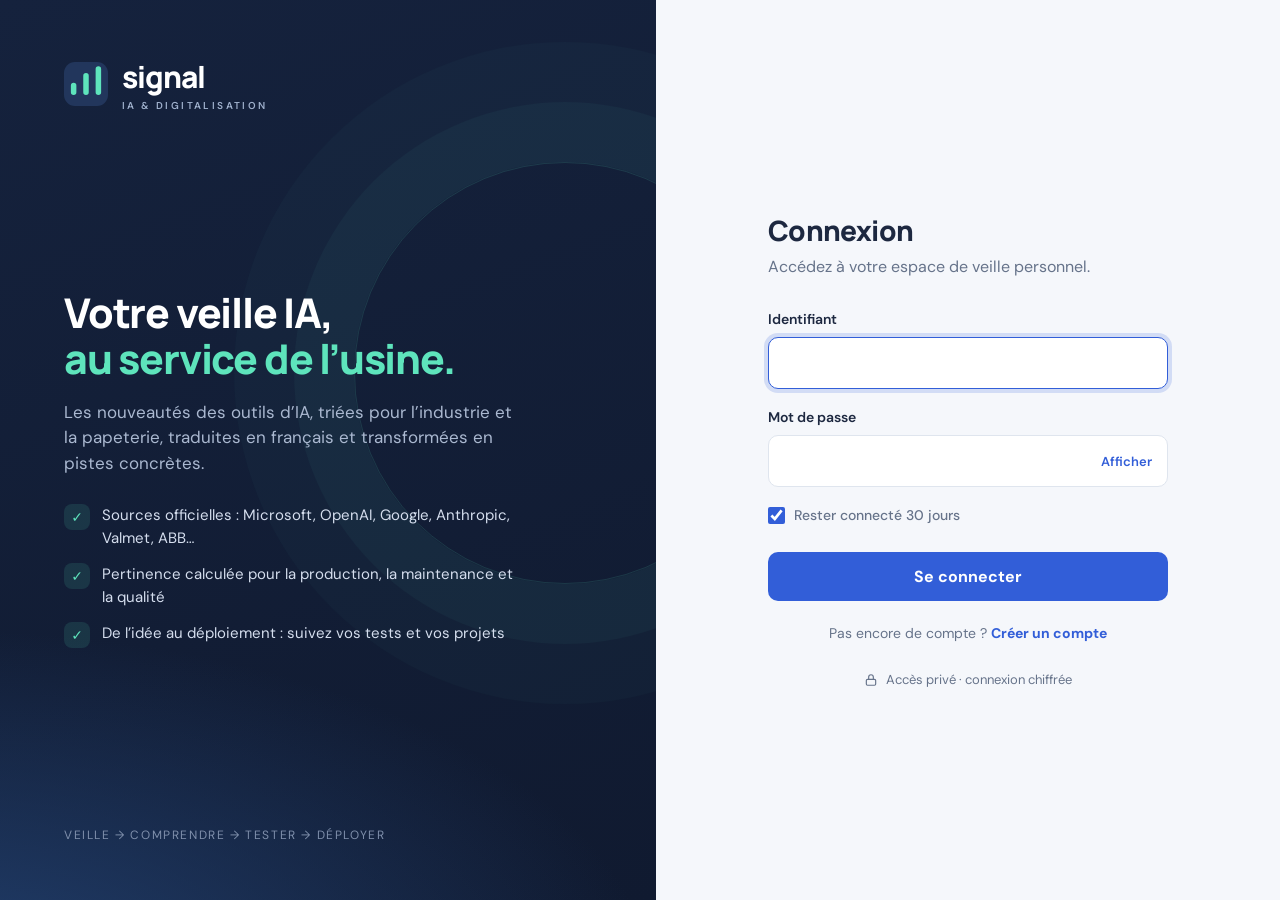
<file: public/login.html>
<!doctype html>
<html lang="fr">
<head>
<meta charset="UTF-8">
<meta name="viewport" content="width=device-width,initial-scale=1">
<meta name="robots" content="noindex,nofollow">
<title>Connexion · Signal</title>
<link rel="icon" href="data:image/svg+xml,%3Csvg xmlns='http://www.w3.org/2000/svg' viewBox='0 0 32 32'%3E%3Crect width='32' height='32' rx='8' fill='%23182745'/%3E%3Cpath d='M7 22V17M16 22V10M25 22V5' stroke='%235ee4bc' stroke-width='4'/%3E%3C/svg%3E">
<link rel="preconnect" href="https://fonts.googleapis.com">
<link href="https://fonts.googleapis.com/css2?family=DM+Sans:wght@400;500;600;700&family=Manrope:wght@600;700;800&display=swap" rel="stylesheet">
<style>
:root{--navy:#15223d;--navy-2:#1d2f52;--mint:#5ee4bc;--bg:#f5f7fb;--card:#ffffff;--text:#1d2840;--muted:#66738a;--border:#dfe5ee;--accent:#325ed8;--accent-hover:#284fbd;--error-bg:#fdf0f0;--error:#b42828;--info-bg:#eef6f2;--info:#14745b}
@media (prefers-color-scheme:dark){:root{--bg:#0f1626;--card:#18233a;--text:#e8eef8;--muted:#9eabc2;--border:#2e3b55;--accent:#7f9ffc;--accent-hover:#9bb4ff;--error-bg:#3a1c22;--error:#ff9d9d;--info-bg:#15322b;--info:#7fe0bf}}
*{box-sizing:border-box}
html,body{height:100%}
body{margin:0;background:var(--bg);color:var(--text);font:16px/1.5 'DM Sans',system-ui,sans-serif;display:grid;grid-template-columns:minmax(0,1.05fr) minmax(0,1fr)}
.brand-side{position:relative;overflow:hidden;background:radial-gradient(1200px 600px at -10% 110%,#22406f 0%,transparent 60%),linear-gradient(160deg,var(--navy) 0%,#101a30 100%);color:#c9d3e6;padding:56px 64px;display:flex;flex-direction:column}
.brand-side::after{content:"";position:absolute;right:-120px;top:18%;width:420px;height:420px;border-radius:50%;border:1px solid rgba(94,228,188,.14);box-shadow:0 0 0 60px rgba(94,228,188,.04),0 0 0 120px rgba(94,228,188,.025)}
.logo{display:flex;align-items:center;gap:14px;color:#fff;text-decoration:none}
.logo svg{width:44px;height:44px}
.logo b{font:800 30px Manrope,sans-serif;letter-spacing:-1px}
.logo small{display:block;font:600 10px 'DM Sans';letter-spacing:2.4px;color:#9fb0cc;margin-top:2px}
.pitch{margin:auto 0;max-width:460px;position:relative;z-index:1}
.pitch h1{font:800 clamp(30px,3.2vw,42px)/1.12 Manrope,sans-serif;color:#fff;letter-spacing:-1.2px;margin:0 0 18px}
.pitch h1 em{font-style:normal;color:var(--mint)}
.pitch p{margin:0 0 28px;color:#aab8d0;font-size:17px}
.features{list-style:none;padding:0;margin:0;display:grid;gap:14px}
.features li{display:flex;gap:12px;align-items:flex-start;font-size:15px;color:#d5deee}
.features li span{flex:none;width:26px;height:26px;border-radius:8px;background:rgba(94,228,188,.12);color:var(--mint);display:grid;place-items:center;font-size:14px}
.brand-foot{font-size:12px;letter-spacing:1.6px;color:#7f8fab;position:relative;z-index:1}
.form-side{display:flex;align-items:center;justify-content:center;padding:40px 24px}
.card{width:100%;max-width:400px}
.card h2{font:800 28px Manrope,sans-serif;letter-spacing:-.6px;margin:0 0 6px}
.card .lead{color:var(--muted);margin:0 0 30px}
.alert{display:none;gap:10px;align-items:flex-start;padding:12px 14px;border-radius:10px;font-size:14px;margin-bottom:22px}
.alert.show{display:flex}
.alert.error{background:var(--error-bg);color:var(--error)}
.alert.info{background:var(--info-bg);color:var(--info)}
label{display:block;font-weight:600;font-size:14px;margin-bottom:7px}
.field{margin-bottom:18px}
.input-wrap{position:relative}
input[type=text],input[type=password]{width:100%;font:inherit;color:var(--text);background:var(--card);border:1px solid var(--border);border-radius:10px;padding:13px 14px;transition:border-color .15s,box-shadow .15s}
input[type=password],#password{padding-right:92px}
input:focus{outline:none;border-color:var(--accent);box-shadow:0 0 0 4px color-mix(in srgb,var(--accent) 18%,transparent)}
.toggle{position:absolute;right:6px;top:50%;transform:translateY(-50%);border:0;background:none;color:var(--accent);font:600 13px 'DM Sans';padding:8px 10px;border-radius:8px;cursor:pointer}
.toggle:hover{background:color-mix(in srgb,var(--accent) 10%,transparent)}
.row{display:flex;align-items:center;justify-content:space-between;margin:4px 0 26px;font-size:14px}
.check{display:flex;align-items:center;gap:9px;font-weight:500;margin:0;cursor:pointer;color:var(--muted)}
.check input{width:17px;height:17px;accent-color:var(--accent);margin:0}
.caps{display:none;color:#b86e00;font-size:13px;margin-top:6px}
.hint{color:var(--muted);font-size:13px;margin-top:6px}
[hidden]{display:none!important}
.submit{width:100%;border:0;border-radius:10px;background:var(--accent);color:#fff;font:700 16px 'DM Sans';padding:14px;cursor:pointer;display:flex;justify-content:center;align-items:center;gap:10px;transition:background .15s}
.submit:hover{background:var(--accent-hover)}
.submit:disabled{opacity:.75;cursor:wait}
.spinner{display:none;width:16px;height:16px;border:2px solid rgba(255,255,255,.45);border-top-color:#fff;border-radius:50%;animation:spin .7s linear infinite}
.submit:disabled .spinner{display:block}
@keyframes spin{to{transform:rotate(360deg)}}
.secure{display:flex;align-items:center;justify-content:center;gap:8px;color:var(--muted);font-size:13px;margin-top:26px}
.mobile-logo{display:none}
.switch{text-align:center;color:var(--muted);font-size:14px;margin:22px 0 0}
.switch a{color:var(--accent);font-weight:700;text-decoration:none}.switch a:hover{text-decoration:underline}
@media (max-width:860px){
 body{grid-template-columns:1fr}
 .brand-side{display:none}
 .mobile-logo{display:flex;color:var(--text);margin-bottom:36px}
 .mobile-logo small{color:var(--muted)}
 .form-side{align-items:flex-start;padding-top:56px}
}
</style>
</head>
<body>
<section class="brand-side" aria-hidden="true">
  <a class="logo" href="/login"><svg viewBox="0 0 32 32"><rect width="32" height="32" rx="8" fill="#22365c"/><path d="M7 22V17M16 22V10M25 22V5" stroke="#5ee4bc" stroke-width="4" stroke-linecap="round"/></svg><div><b>signal</b><small>IA &amp; DIGITALISATION</small></div></a>
  <div class="pitch">
    <h1>Votre veille IA,<br><em>au service de l’usine.</em></h1>
    <p>Les nouveautés des outils d’IA, triées pour l’industrie et la papeterie, traduites en français et transformées en pistes concrètes.</p>
    <ul class="features">
      <li><span>✓</span>Sources officielles : Microsoft, OpenAI, Google, Anthropic, Valmet, ABB…</li>
      <li><span>✓</span>Pertinence calculée pour la production, la maintenance et la qualité</li>
      <li><span>✓</span>De l’idée au déploiement : suivez vos tests et vos projets</li>
    </ul>
  </div>
  <div class="brand-foot">VEILLE → COMPRENDRE → TESTER → DÉPLOYER</div>
</section>
<main class="form-side">
  <div class="card">
    <a class="logo mobile-logo" href="/login"><svg viewBox="0 0 32 32"><rect width="32" height="32" rx="8" fill="#182745"/><path d="M7 22V17M16 22V10M25 22V5" stroke="#5ee4bc" stroke-width="4" stroke-linecap="round"/></svg><div><b>signal</b><small>IA &amp; DIGITALISATION</small></div></a>
    <h2 id="heading">Connexion</h2>
    <p class="lead" id="lead">Accédez à votre espace de veille personnel.</p>
    <div id="alert" class="alert" role="alert"><span aria-hidden="true" id="alert-icon">!</span><span id="alert-text"></span></div>
    <form id="login" method="post" action="/login" autocomplete="on" novalidate>
      <div class="field">
        <label for="username">Identifiant</label>
        <input type="text" id="username" name="username" autocomplete="username" autocapitalize="none" spellcheck="false" required autofocus maxlength="120">
      </div>
      <div class="field">
        <label for="password">Mot de passe</label>
        <div class="input-wrap">
          <input type="password" id="password" name="password" autocomplete="current-password" required maxlength="256">
          <button type="button" class="toggle" id="toggle" aria-controls="password" aria-pressed="false">Afficher</button>
        </div>
        <div class="caps" id="caps">Majuscules activées</div>
        <div class="hint" id="hint" hidden>10 caractères minimum. Une phrase courte et facile à retenir est idéale.</div>
      </div>
      <div class="field" id="confirm-field" hidden>
        <label for="confirm">Confirmer le mot de passe</label>
        <input type="password" id="confirm" name="confirm" autocomplete="new-password" maxlength="256">
      </div>
      <div class="row" id="remember-row">
        <label class="check"><input type="checkbox" name="remember" value="1" checked> Rester connecté 30 jours</label>
      </div>
      <button class="submit" id="submit" type="submit"><span class="spinner" aria-hidden="true"></span><span id="submit-label">Se connecter</span></button>
    </form>
    <p class="switch" id="switch"><span id="switch-text">Pas encore de compte ?</span> <a id="switch-link" href="/signup">Créer un compte</a></p>
    <div class="secure"><svg width="14" height="14" viewBox="0 0 24 24" fill="none" stroke="currentColor" stroke-width="2" aria-hidden="true"><rect x="4" y="11" width="16" height="10" rx="2"/><path d="M8 11V7a4 4 0 0 1 8 0v4"/></svg>Accès privé · connexion chiffrée</div>
  </div>
</main>
<script>
(()=>{
  const messages={
    identifiants:['error','Identifiant ou mot de passe incorrect.'],
    bloque:['error','Trop de tentatives. Patientez une minute avant de réessayer.'],
    expire:['info','Votre session a expiré. Reconnectez-vous pour continuer.'],
    deconnecte:['info','Vous êtes déconnecté. À bientôt !'],
    existe:['info','Un accès existe déjà pour cette application. Connectez-vous.'],
    identifiant:['error','Identifiant invalide : 1 à 60 caractères, sans espace.'],
    faible:['error','Le mot de passe doit contenir au moins 10 caractères.'],
    evident:['error','Mot de passe trop simple ou trop courant. Évitez les suites (1234…) et les répétitions.'],
    different:['error','Les deux mots de passe ne correspondent pas.'],
    origine:['error','La demande a été refusée pour des raisons de sécurité. Rechargez la page.'],
    pris:['error','Cet identifiant est déjà utilisé. Choisissez-en un autre.'],
    ferme:['info','Les inscriptions sont fermées. Demandez à l’administrateur de les rouvrir.']
  };
  const path=location.pathname,signup=path==='/signup',setup=path==='/setup'||signup;
  if(path==='/setup')document.getElementById('switch').hidden=true;
  if(signup){
    document.getElementById('switch-text').textContent='Déjà un compte ?';
    const link=document.getElementById('switch-link');link.textContent='Se connecter';link.href='/login';
  }
  if(setup){
    document.title=(signup?'Créer un compte':'Créer votre accès')+' · Signal';
    document.getElementById('heading').textContent=signup?'Créer un compte':'Créer votre accès';
    document.getElementById('lead').textContent=signup?'Choisissez votre identifiant et votre mot de passe pour accéder à la veille.':'Première ouverture : choisissez l’identifiant et le mot de passe qui protégeront votre veille.';
    document.getElementById('login').action=signup?'/signup':'/setup';
    document.getElementById('password').autocomplete='new-password';
    document.getElementById('hint').hidden=false;
    document.getElementById('confirm-field').hidden=false;
    document.getElementById('confirm').required=true;
    document.getElementById('remember-row').hidden=true;
    document.getElementById('submit-label').textContent=signup?'Créer mon compte':'Créer mon accès';
  }
  const key=new URLSearchParams(location.search).get('m');
  const alert=document.getElementById('alert');
  if(messages[key]){alert.classList.add('show',messages[key][0]);document.getElementById('alert-text').textContent=messages[key][1];document.getElementById('alert-icon').textContent=messages[key][0]==='info'?'i':'!'}
  if(key==='identifiants'){const u=sessionStorage.getItem('signal-user');if(u)document.getElementById('username').value=u;document.getElementById('password').focus()}
  const pwd=document.getElementById('password'),toggle=document.getElementById('toggle');
  toggle.addEventListener('click',()=>{const show=pwd.type==='password';pwd.type=show?'text':'password';toggle.textContent=show?'Masquer':'Afficher';toggle.setAttribute('aria-pressed',show);pwd.focus()});
  pwd.addEventListener('keyup',e=>{document.getElementById('caps').style.display=e.getModifierState&&e.getModifierState('CapsLock')?'block':'none'});
  document.getElementById('login').addEventListener('submit',e=>{
    const u=document.getElementById('username');
    const fail=(text,field)=>{e.preventDefault();alert.className='alert show error';document.getElementById('alert-icon').textContent='!';document.getElementById('alert-text').textContent=text;field.focus()};
    if(!u.value.trim()||!pwd.value)return fail('Renseignez votre identifiant et votre mot de passe.',u.value.trim()?pwd:u);
    if(setup&&pwd.value.length<10)return fail('Le mot de passe doit contenir au moins 10 caractères.',pwd);
    if(setup&&pwd.value!==document.getElementById('confirm').value)return fail('Les deux mots de passe ne correspondent pas.',document.getElementById('confirm'));
    try{sessionStorage.setItem('signal-user',u.value.trim())}catch(_){}
    document.getElementById('submit').disabled=true;
  });
})();
</script>
</body>
</html>
</file>
